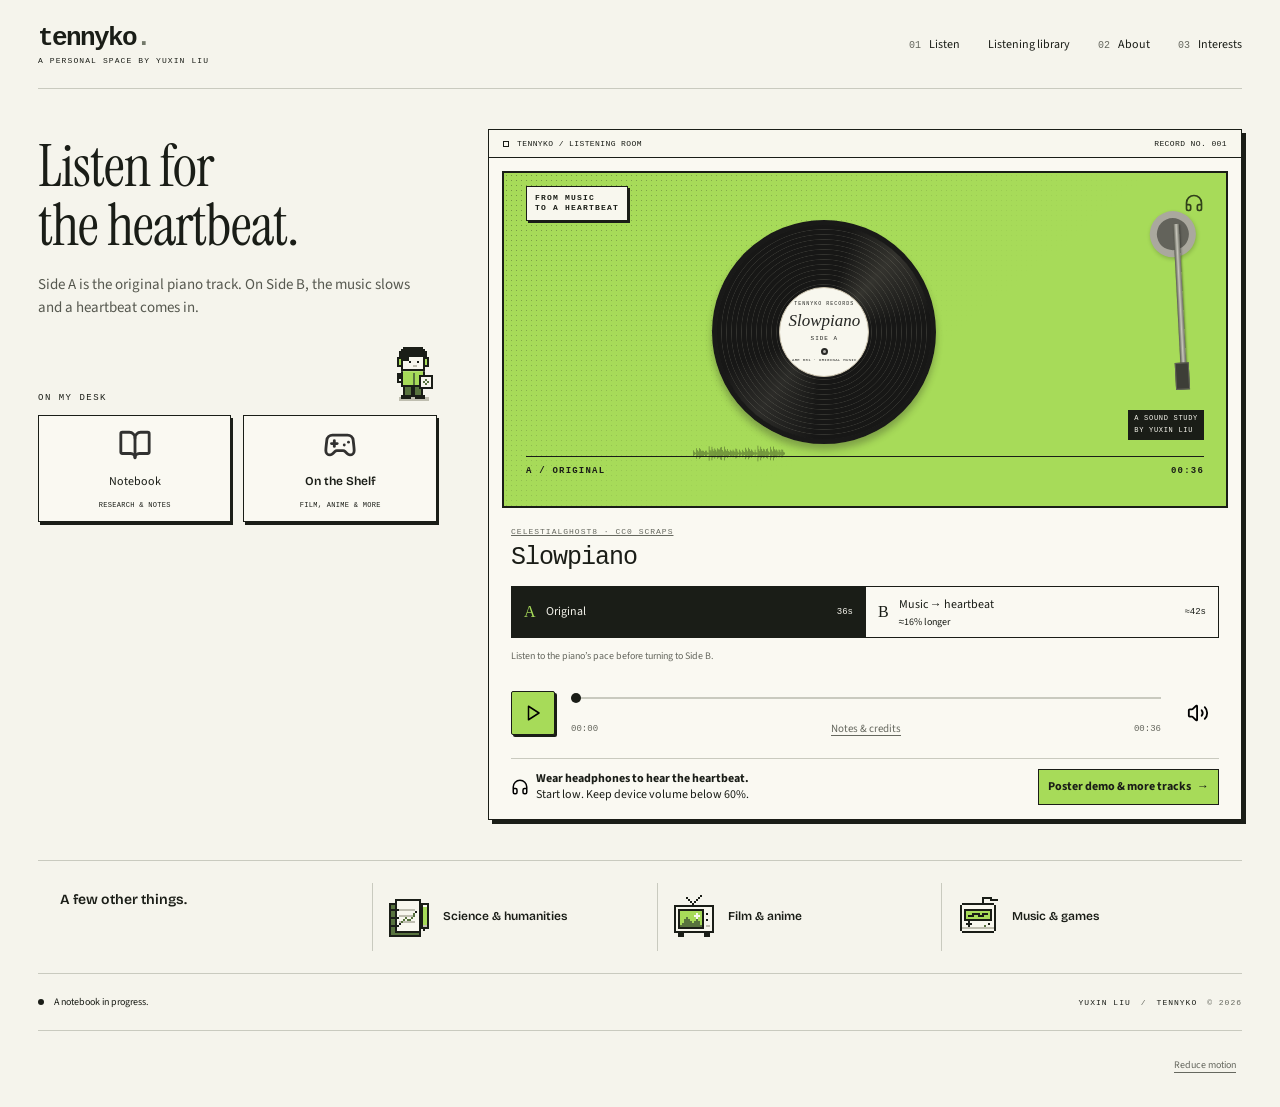
<file: index.html>
<!doctype html>
<html lang="en">
<head>
  <meta charset="utf-8">
  <meta name="viewport" content="width=device-width,initial-scale=1">
  <meta name="description" content="Yuxin's personal space for sound experiments, science, films and other interests.">
  <title>Tennyko — Sound & Other Things</title>
  <link rel="icon" href="data:,">
  <link rel="stylesheet" href="style.css?v=20261127-headphones">
  <script src="assets/vendor/anime.umd.min.js" defer></script>
  <script src="app.js?v=20261127-headphones" defer></script>
</head>
<body data-layout="studio">
<a class="skip" href="#listening">Skip to listening</a>
<div class="site-shell">
  <header class="site-header">
    <a class="wordmark" href="index.html" aria-label="Tennyko home">tennyko<span class="wordmark-dot">.</span><span class="wordmark-caption">A PERSONAL SPACE BY YUXIN LIU</span></a>
    <nav aria-label="Main navigation">
      <a href="#listening"><span class="nav-num">01</span> Listen</a>
      <a href="listening.html">Listening library</a>
      <button data-dialog="about"><span class="nav-num">02</span> About</button>
      <a href="shelf.html"><span class="nav-num">03</span> Interests</a>
    </nav>
    <span class="header-note">Notes from a curious mind.<span class="asterisk" aria-hidden="true">✳</span></span>
  </header>

  <main>
    <div class="main-composition">
      <section class="intro">
        <h1 class="studio-title">Listen for <span>the heartbeat.</span></h1>
        <div class="intro-bottom">
          <p>Side A is the original piano track. On Side B, the music slows and a heartbeat comes in.</p>
        </div>
      </section>

      <section class="listening-panel" id="listening" aria-labelledby="listening-title" tabindex="-1">
        <div class="studio-window-bar"><span><span class="window-dot"></span> TENNYKO / LISTENING ROOM</span><span>RECORD NO. 001</span></div>
        <div class="artwork" id="artwork" data-variant="original">
          <div class="art-top"><span>FROM MUSIC<br>TO A HEARTBEAT</span><img src="assets/icons/headphones.svg" alt="" width="28" height="28"></div>
          <div class="art-center">
            <button class="orbit" id="record-toggle" aria-label="Play original" title="Play or pause this record">
              <span class="record-spin" aria-hidden="true"><span class="record-label"><span class="record-imprint">TENNYKO RECORDS</span><strong>Slowpiano</strong><span class="record-side" id="record-side">SIDE A</span><span class="spindle"></span><span class="record-edition">ARE 001 · ORIGINAL MUSIC</span></span></span>
            </button>
            <div class="tonearm" aria-hidden="true"><span class="tonearm-rod"></span><span class="tonearm-head"></span></div>
            <span class="record-hint">A SOUND STUDY<br>BY YUXIN LIU</span>
            <div class="wave-wrap"><img id="waveform" src="assets/wave-original.svg" alt="Measured amplitude overview of Slowpiano, original version" width="480" height="120"></div>
          </div>
          <div class="art-bottom"><span id="art-version">A / ORIGINAL</span><span id="art-duration">00:36</span></div>
          <div class="art-side" aria-hidden="true">LISTEN CLOSELY — TAKE YOUR TIME</div>
        </div>
        <div class="player-content">
          <div class="track-heading"><div><p class="eyebrow"><a href="https://opengameart.org/content/cc0-scraps" style="text-decoration:underline">CELESTIALGHOST8 · CC0 SCRAPS</a></p><h2 id="listening-title">Slowpiano</h2></div></div>
          <div class="variant-picker" role="group" aria-label="Audio version">
            <button data-variant="original" aria-pressed="true"><span class="variant-letter">A</span><span>Original</span><span class="variant-length">36s</span></button>
            <button data-variant="morph" aria-pressed="false"><span class="variant-letter">B</span><span>Music → heartbeat <span class="variant-stretch">≈16% longer</span></span><span class="variant-length">≈42s</span></button>
          </div>
          <p class="track-note" id="track-note">Listen to the piano’s pace before turning to Side B.</p>
          <audio id="audio" preload="metadata" src="assets/audio/slowpiano-original.wav"></audio>
          <div class="transport">
            <button class="play-button" id="play-toggle" aria-label="Play original"><img id="play-icon" src="assets/icons/play.svg" alt="" width="22" height="22"></button>
            <div class="scrubber">
              <label class="sr-only" for="seek">Playback position</label>
              <input id="seek" type="range" value="0" min="0" max="36" step="0.1" aria-valuetext="0 of 36 seconds">
              <span id="play-status" class="sr-only" role="status">Ready when you are</span>
              <div class="time-row">
                <span id="current-time">00:00</span>
                <button type="button" data-dialog="credits">Notes &amp; credits</button>
                <span id="total-time">00:36</span>
              </div>
            </div>
            <button class="mute-button" id="mute-toggle" aria-label="Mute" aria-pressed="false"><img id="volume-icon" src="assets/icons/volume-2.svg" alt="" width="22" height="22"></button>
          </div>
          <p id="audio-error" class="audio-error" role="alert" hidden></p>
          <noscript><p>Enable JavaScript to switch versions, or play the files directly below.</p><audio controls src="assets/audio/slowpiano-original.wav"></audio><audio controls src="assets/audio/slowpiano-morph.wav"></audio></noscript>
          <div class="player-footer">
            <span class="volume-tip">
              <img src="assets/icons/headphones.svg" alt="" width="18" height="18">
              <span><strong>Wear headphones to hear the heartbeat.</strong><br>Start low. Keep device volume below 60%.</span>
            </span>
            <a href="listening.html">Poster demo &amp; more tracks <span aria-hidden="true">→</span></a>
          </div>
        </div>
      </section>

      <aside class="desk-side" aria-label="Objects on the desk">
        <div class="desk-label">
          ON MY DESK
          <button type="button" class="desk-mascot" aria-label="Make the desk mascot dance">
            <img class="mascot-body" src="assets/pixel/desk-mascot.png" alt="" width="48" height="60">
            <img class="mascot-head" src="assets/pixel/desk-mascot.png" alt="" width="48" height="60">
          </button>
        </div>
        <a class="desk-object notebook" href="notebook.html"><img src="assets/icons/book-open.svg" alt="" width="48" height="48"><span>Notebook</span><small>RESEARCH &amp; NOTES</small></a>
        <a class="desk-object curiosity" href="shelf.html"><img src="assets/icons/gamepad-2.svg" alt="" width="44" height="44"><span>On the Shelf</span><small>FILM, ANIME &amp; MORE</small></a>
      </aside>
    </div>

    <section class="interest-strip" aria-labelledby="interest-heading">
      <div class="interest-intro"><span class="eyebrow">ALSO ON MY MIND</span><h2 id="interest-heading">A few other things.</h2><p>Different interests. Sometimes connected.</p></div>
      <a href="shelf.html#science" class="interest-item"><img src="assets/pixel/field-notes.png" alt="" width="48" height="48"><span>Science &amp; humanities<small>QUESTIONS &amp; CONNECTIONS</small></span></a>
      <a href="shelf.html#film" class="interest-item"><img src="assets/pixel/night-screen.png" alt="" width="48" height="48"><span>Film &amp; anime<small>STORIES &amp; WORLDS</small></span></a>
      <a href="shelf.html#sound" class="interest-item"><img src="assets/pixel/pocket-sequencer.png" alt="" width="48" height="48"><span>Music &amp; games<small>SOUND &amp; PLAY</small></span></a>
    </section>
    <div class="colophon"><p><span class="tiny-dot"></span> A notebook in progress.</p><p>YUXIN LIU <span>/</span> TENNYKO <span>© 2026</span></p></div>
  </main>
  <footer class="prototype-footer"><button id="motion-toggle" class="motion-toggle" aria-pressed="false">Reduce motion</button></footer>
</div>

<dialog id="info-dialog" aria-labelledby="dialog-title">
  <div class="dialog-top"><span class="eyebrow" id="dialog-kicker">FIELD NOTES</span><button id="close-dialog" aria-label="Close"><img src="assets/icons/x.svg" alt="" width="22" height="22"></button></div>
  <h2 id="dialog-title"></h2><div id="dialog-content"></div><button class="dialog-done" id="dialog-done">Back to the studio <span aria-hidden="true">↗</span></button>
</dialog>
</body>
</html>
</file>
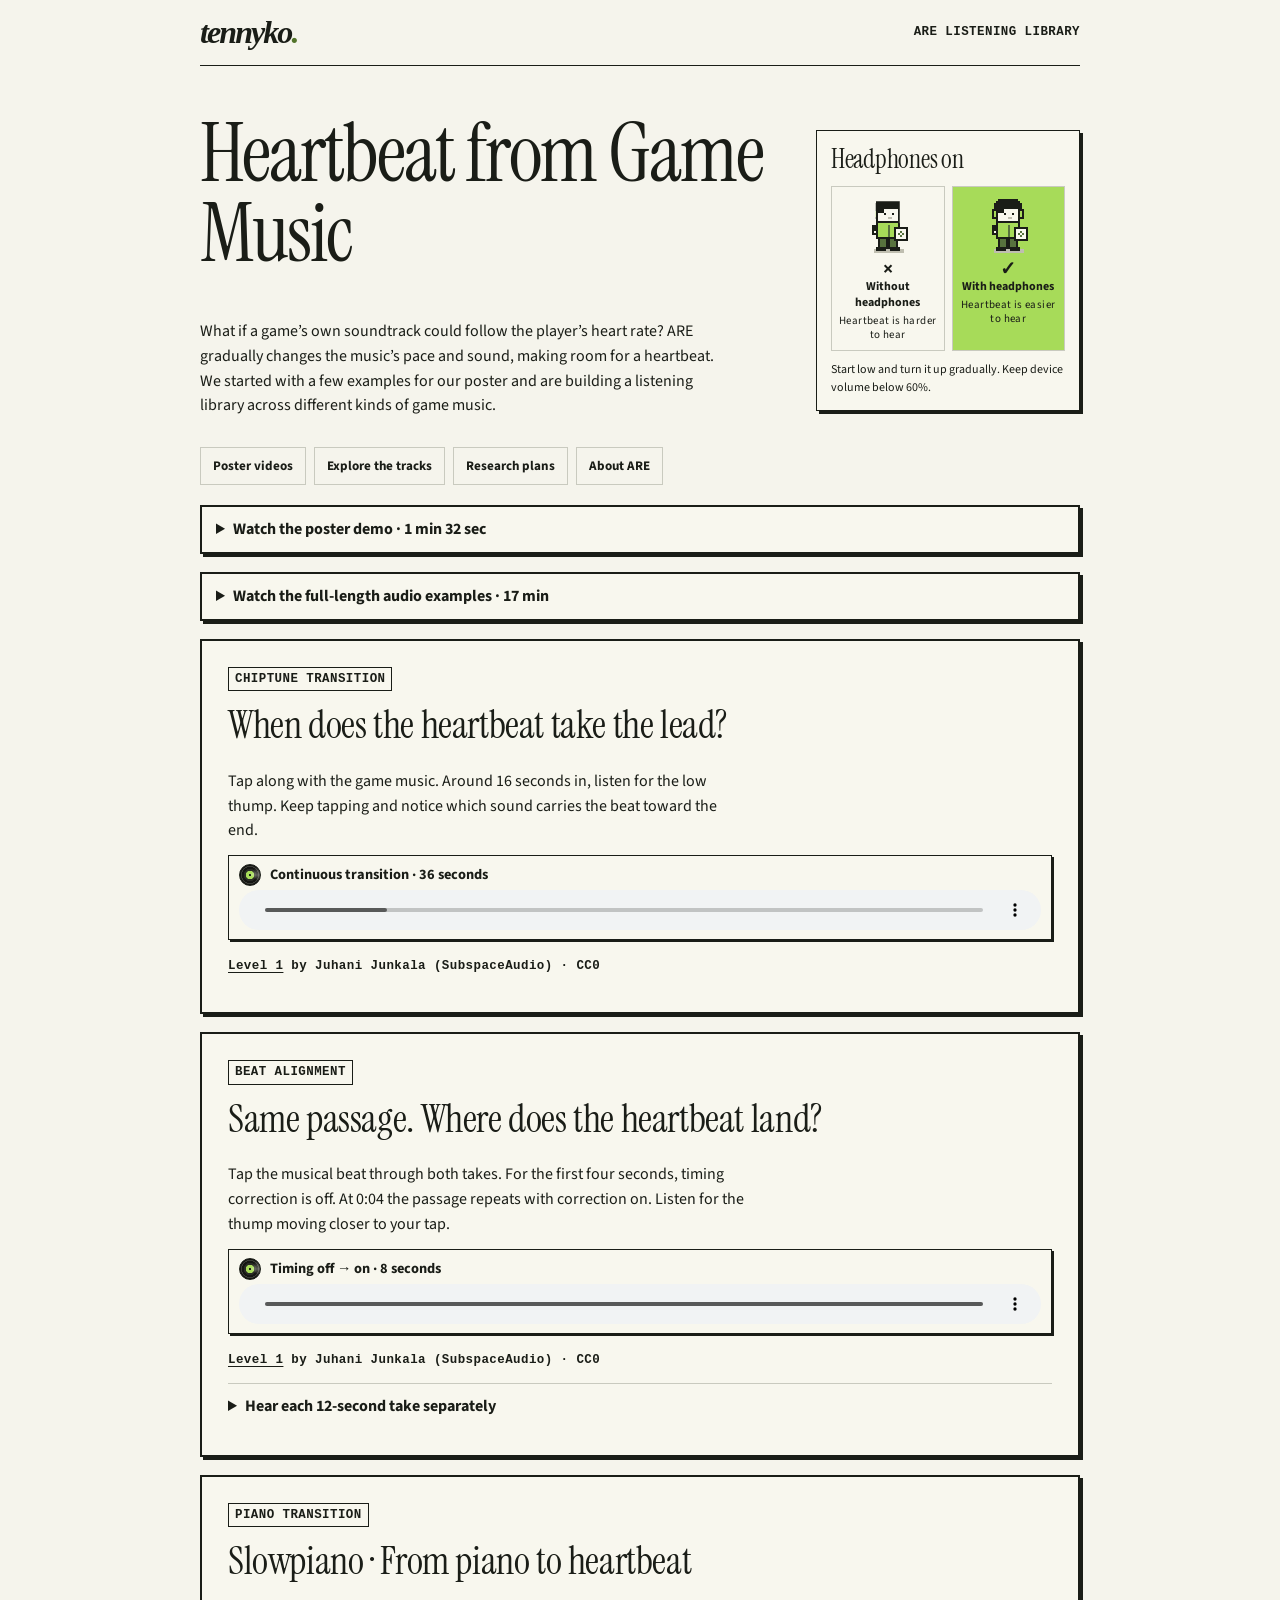
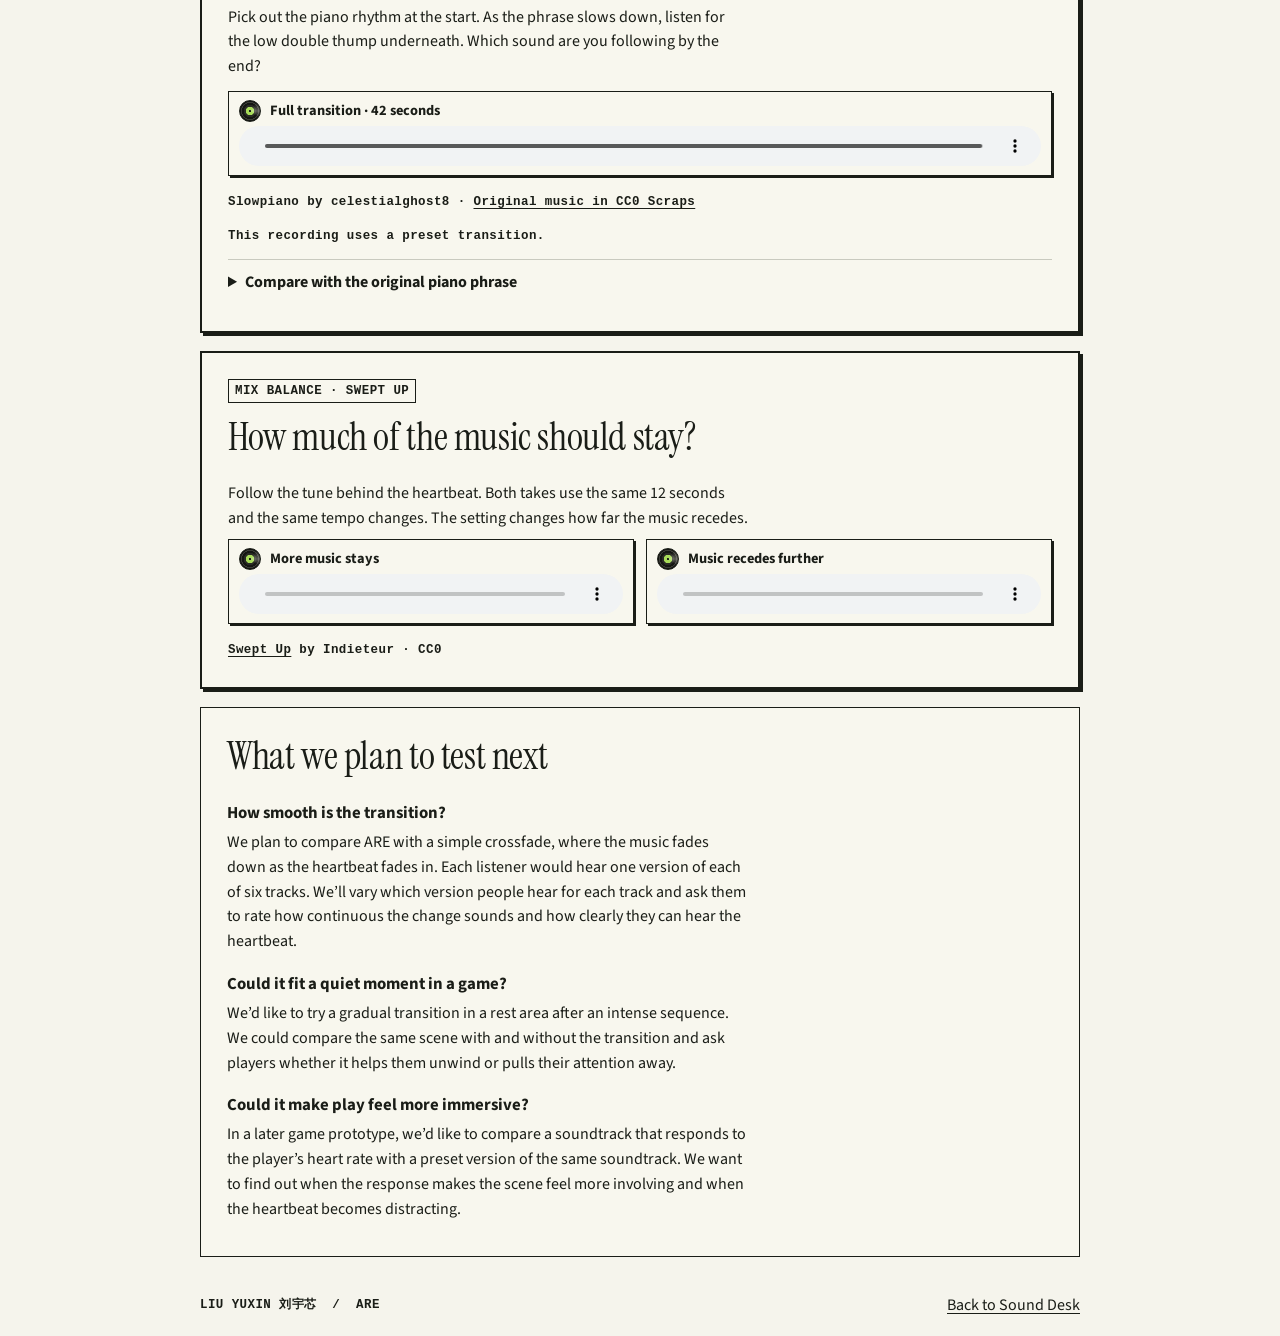
<file: listening.html>
<!doctype html>
<html lang="en">
<head>
<meta charset="utf-8">
<meta name="viewport" content="width=device-width,initial-scale=1">
<title>Heartbeat from Game Music · Tennyko</title>
<link rel="stylesheet" href="listening.css?v=20261127-headphones">
</head>
<body>
<header><a href="index.html" aria-label="Back to Sound Desk">tennyko<span>.</span></a><small>ARE LISTENING LIBRARY</small></header>
<main>
<div class="lead">
  <div><h1>Heartbeat from Game Music</h1>
  <p>What if a game’s own soundtrack could follow the player’s heart rate? ARE gradually changes the music’s pace and sound, making room for a heartbeat. We started with a few examples for our poster and are building a listening library across different kinds of game music.</p></div>
  <aside class="headphone-guide" aria-labelledby="headphone-heading">
    <h2 id="headphone-heading">Headphones on</h2>
    <div class="headphone-compare">
      <figure>
        <img class="mascot-without-headphones" src="assets/pixel/desk-mascot.png" alt="" width="48" height="60">
        <figcaption><span aria-hidden="true">×</span> Without headphones<small>Heartbeat is harder to hear</small></figcaption>
      </figure>
      <figure class="headphone-preferred">
        <img src="assets/pixel/desk-mascot.png" alt="" width="48" height="60">
        <figcaption><span aria-hidden="true">✓</span> With headphones<small>Heartbeat is easier to hear</small></figcaption>
      </figure>
    </div>
    <p>Start low and turn it up gradually. Keep device volume below 60%.</p>
  </aside>
</div>
<nav aria-label="Listening guide"><a href="#demo">Poster videos</a><a href="#start">Explore the tracks</a><a href="#notes">Research plans</a><a href="project.html">About ARE</a></nav>
<details class="watch listen-module" id="demo">
<summary>Watch the poster demo · 1 min 32 sec</summary>
<video controls playsinline preload="none" aria-label="Submitted poster demonstration" src="media/poster-demo.mp4"></video>
<small><a href="https://opengameart.org/content/5-chiptunes-action">Level 1</a> by Juhani Junkala (SubspaceAudio) · CC0</small>
</details>
<details class="watch listen-module" id="full-examples">
<summary>Watch the full-length audio examples · 17 min</summary>
<video controls playsinline preload="none" aria-label="Submitted full-length audio examples" src="media/audio-examples.mp4"></video>
<small><a href="https://opengameart.org/content/5-chiptunes-action">Level 1</a> by Juhani Junkala (SubspaceAudio) · CC0</small>
</details>
<section class="listen-module" aria-labelledby="start">
<small class="clip-topic">CHIPTUNE TRANSITION</small>
<h2 id="start">When does the heartbeat take the lead?</h2>
<p>Tap along with the game music. Around 16 seconds in, listen for the low thump. Keep tapping and notice which sound carries the beat toward the end.</p>
<div class="track"><span class="track-title" id="morph-title">Continuous transition · 36 seconds</span><audio id="morph" aria-labelledby="morph-title" controls preload="metadata" src="media/listening/poster-morph.mp3"></audio></div>
<p><small><a href="https://opengameart.org/content/5-chiptunes-action">Level 1</a> by Juhani Junkala (SubspaceAudio) · CC0</small></p>
</section>
<section class="listen-module" aria-labelledby="beat"><small class="clip-topic">BEAT ALIGNMENT</small>
<h2 id="beat">Same passage. Where does the heartbeat land?</h2>
<p>Tap the musical beat through both takes. For the first four seconds, timing correction is off. At 0:04 the passage repeats with correction on. Listen for the thump moving closer to your tap.</p>
<div class="track"><span class="track-title" id="timing-title">Timing off → on · 8 seconds</span><audio id="timing" aria-labelledby="timing-title" controls preload="metadata" src="media/listening/poster-off-on.mp3"></audio></div>
<p><small><a href="https://opengameart.org/content/5-chiptunes-action">Level 1</a> by Juhani Junkala (SubspaceAudio) · CC0</small></p>
<details><summary>Hear each 12-second take separately</summary>
<div class="pair">
<div class="track"><span class="track-title" id="off-title">Correction off</span><audio id="off" aria-labelledby="off-title" controls preload="none" src="media/listening/audio_beatlock_OFF_S13.wav"></audio></div>
<div class="track"><span class="track-title" id="on-title">Correction on</span><audio id="on" aria-labelledby="on-title" controls preload="none" src="media/listening/audio_beatlock_ON_S13.wav"></audio></div>
</div></details>
</section>
<section class="listen-module" aria-labelledby="library">
<small class="clip-topic">PIANO TRANSITION</small>
<h2 id="library">Slowpiano · From piano to heartbeat</h2>
<p>Pick out the piano rhythm at the start. As the phrase slows down, listen for the low double thump underneath. Which sound are you following by the end?</p>
<div class="track"><span class="track-title" id="piano-full-title">Full transition · 42 seconds</span><audio id="piano-full" aria-labelledby="piano-full-title" controls preload="metadata" src="media/listening/piano-morph.mp3"></audio></div>
<p><small>Slowpiano by celestialghost8 · <a href="https://opengameart.org/content/cc0-scraps">Original music in CC0 Scraps</a></small></p>
<small>This recording uses a preset transition.</small>
<details><summary>Compare with the original piano phrase</summary>
<div class="track"><span class="track-title" id="piano-title">Original piano phrase · 36 seconds</span><audio id="piano" aria-labelledby="piano-title" controls preload="none" src="media/listening/piano-original.mp3"></audio></div>
</details>
</section>
<section class="listen-module" aria-labelledby="mix"><small class="clip-topic">MIX BALANCE · SWEPT UP</small>
<h2 id="mix">How much of the music should stay?</h2>
<p>Follow the tune behind the heartbeat. Both takes use the same 12 seconds and the same tempo changes. The setting changes how far the music recedes.</p>
<div class="pair">
<div class="track"><span class="track-title" id="light-title">More music stays</span><audio id="light" aria-labelledby="light-title" controls preload="none" src="media/listening/swept-light.mp3"></audio></div>
<div class="track"><span class="track-title" id="strong-title">Music recedes further</span><audio id="strong" aria-labelledby="strong-title" controls preload="none" src="media/listening/swept-strong.mp3"></audio></div>
</div>
<small><a href="https://opengameart.org/content/swept-up">Swept Up</a> by Indieteur · CC0</small>
</section>
<section aria-labelledby="notes">
<h2 id="notes">What we plan to test next</h2>
<h3>How smooth is the transition?</h3>
<p>We plan to compare ARE with a simple crossfade, where the music fades down as the heartbeat fades in. Each listener would hear one version of each of six tracks. We’ll vary which version people hear for each track and ask them to rate how continuous the change sounds and how clearly they can hear the heartbeat.</p>
<h3>Could it fit a quiet moment in a game?</h3>
<p>We’d like to try a gradual transition in a rest area after an intense sequence. We could compare the same scene with and without the transition and ask players whether it helps them unwind or pulls their attention away.</p>
<h3>Could it make play feel more immersive?</h3>
<p>In a later game prototype, we’d like to compare a soundtrack that responds to the player’s heart rate with a preset version of the same soundtrack. We want to find out when the response makes the scene feel more involving and when the heartbeat becomes distracting.</p>
</section>
</main><footer><small>LIU YUXIN 刘宇芯 &nbsp;/&nbsp; ARE</small><a href="index.html">Back to Sound Desk</a></footer>
<script>
const players = document.querySelectorAll('audio, video');
for (const player of players) {
  player.volume = 0.5;
  player.addEventListener('play', () => {
    if (player.paused) return;
    for (const other of players) {
      if (other === player) continue;
      other.pause();
      other.removeAttribute('data-playing');
    }
    player.setAttribute('data-playing', '');
  });
  for (const event of ['pause', 'ended', 'error']) {
    player.addEventListener(event, () => {
      if (event !== 'pause' || player.paused) player.removeAttribute('data-playing');
    });
  }
  player.closest('details')?.addEventListener('toggle', (event) => {
    if (!event.currentTarget.open) player.pause();
  });
  player.addEventListener('error', () => {
    const message = document.createElement('p');
    message.setAttribute('role','status');
    const link = document.createElement('a');
    link.href = player.src;
    link.textContent = 'Open the media file directly';
    message.append('Playback unavailable. ',link);
    player.after(message);
  }, {once:true});
}
</script>
</body></html>
</file>
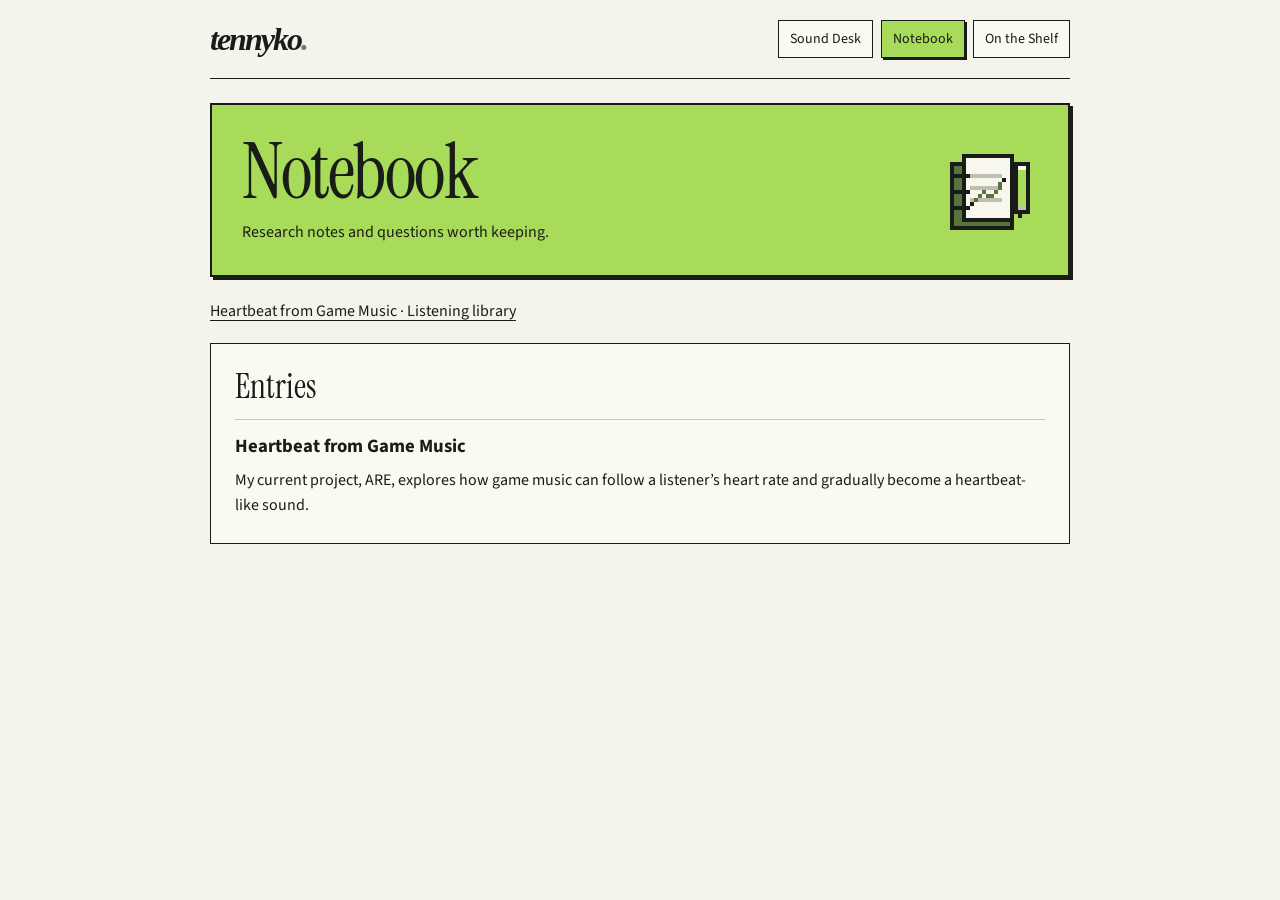
<file: notebook.html>
<!doctype html>
<html lang="en">
<head>
  <meta charset="utf-8">
  <meta name="viewport" content="width=device-width,initial-scale=1">
  <title>Notebook · Tennyko</title>
  <link rel="stylesheet" href="style.css">
  <link rel="stylesheet" href="desk-pages.css">
  <script src="desk-content.js" defer></script>
  <script src="desk-pages.js" defer></script>
</head>
<body class="desk-page">
  <header class="desk-header">
    <a class="wordmark" href="index.html" aria-label="Tennyko home">tennyko<span class="wordmark-dot">.</span></a>
    <nav aria-label="On my desk">
      <a href="index.html">Sound Desk</a>
      <a href="notebook.html" aria-current="page">Notebook</a>
      <a href="shelf.html">On the Shelf</a>
    </nav>
  </header>
  <main>
    <div class="desk-page-title">
      <div><h1>Notebook</h1><p>Research notes and questions worth keeping.</p></div>
      <img src="assets/pixel/field-notes.png" width="96" height="96" alt="">
    </div>
    <p class="desk-project-link"><a href="listening.html">Heartbeat from Game Music · Listening library</a></p>
    <section class="desk-section" aria-labelledby="entry-heading">
      <h2 id="entry-heading">Entries</h2>
      <div data-entries="notebook"><p class="desk-empty">No entries yet.</p></div>
    </section>
  </main>
</body>
</html>
</file>
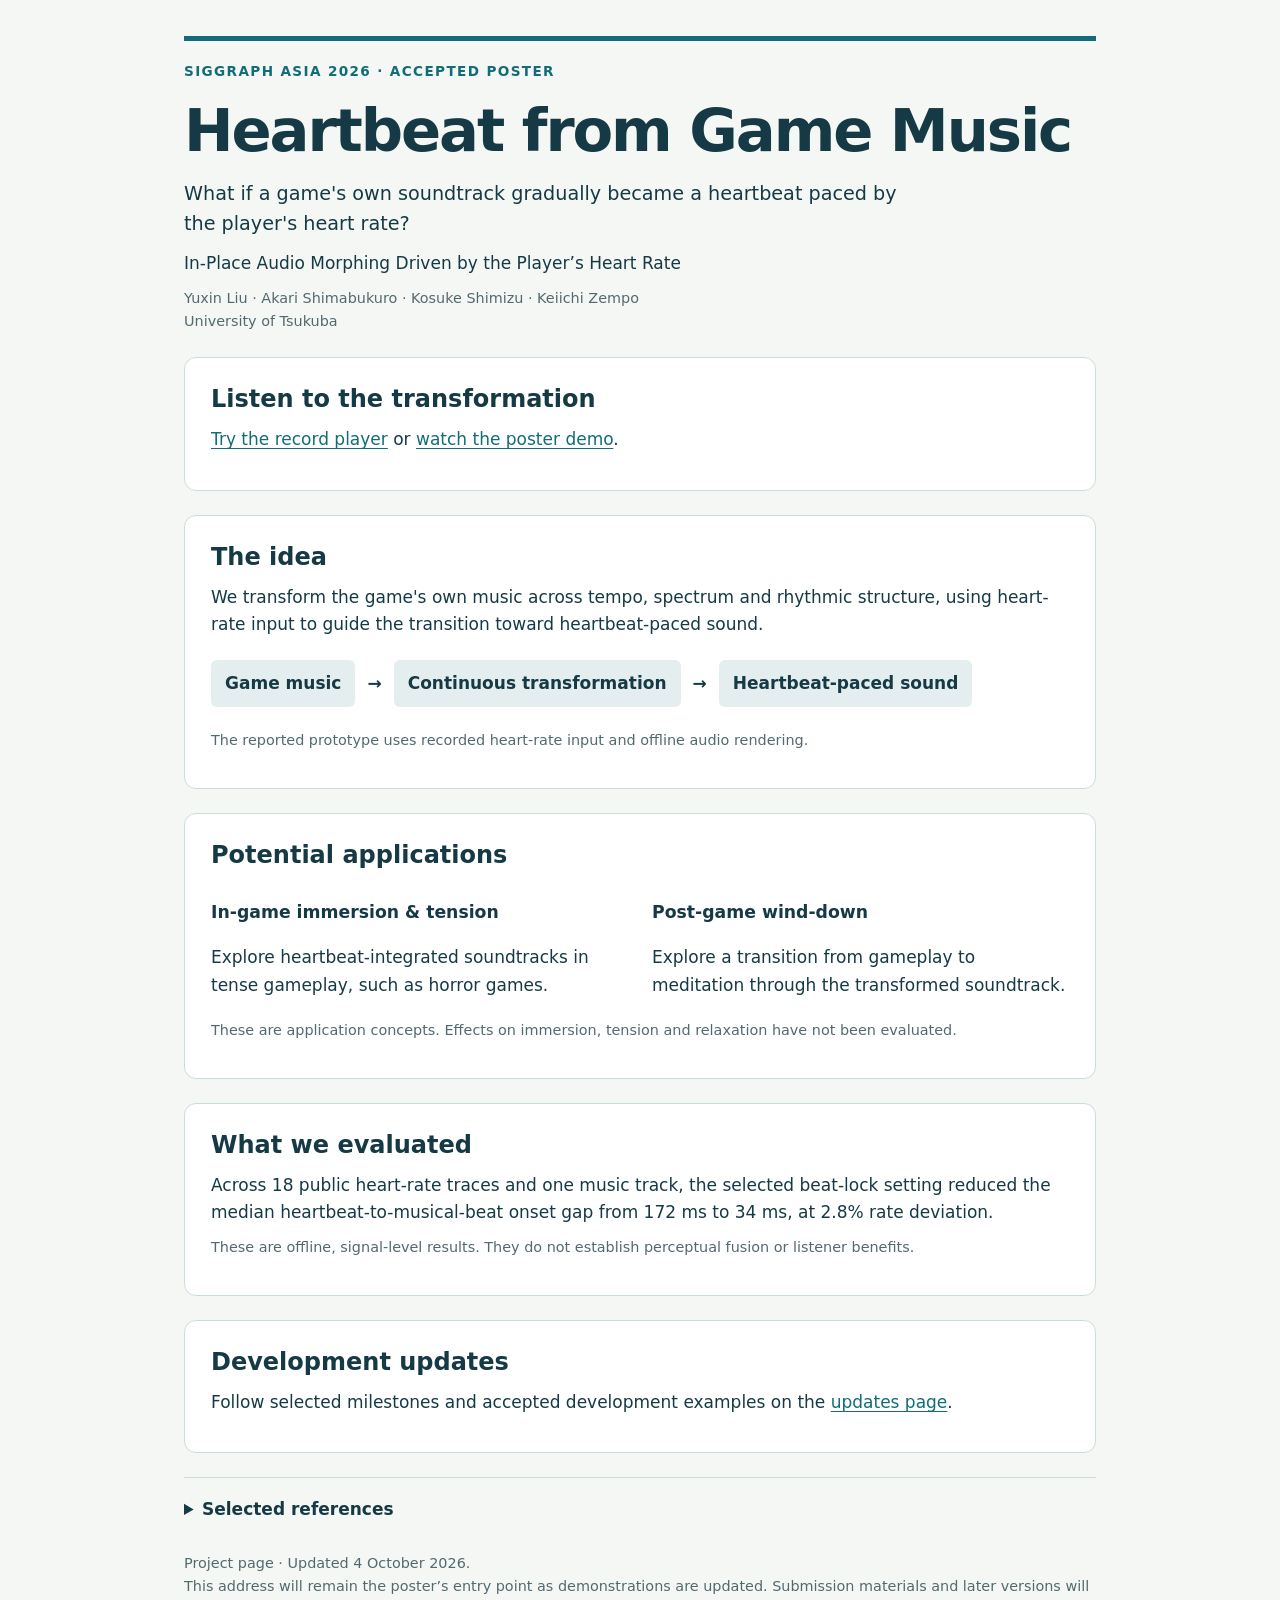
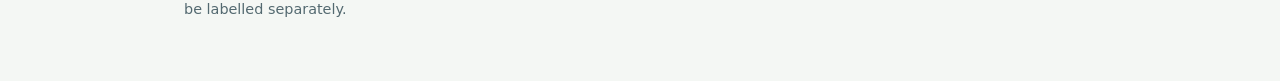
<file: project.html>
<!doctype html>
<html lang="en">
<meta charset="utf-8">
<meta name="viewport" content="width=device-width, initial-scale=1">
<meta name="description" content="Heartbeat from Game Music: a research prototype transforming a game's own soundtrack into heartbeat-paced sound.">
<title>Heartbeat from Game Music</title>
<style>
:root{color-scheme:light;--ink:#163a45;--teal:#126d79;--muted:#536970;--line:#cbdcdd}*{box-sizing:border-box}body{margin:0;background:#f4f7f4;color:var(--ink);font:17px/1.6 system-ui,sans-serif}main{max-width:960px;margin:auto;padding:36px 24px 60px}header{border-top:5px solid var(--teal);padding-top:20px}h1{font-size:clamp(2.2rem,6vw,3.7rem);line-height:1.08;letter-spacing:-.035em;margin:16px 0}h2{font-size:1.5rem;line-height:1.25;margin:0 0 12px}h3{font-size:1.08rem}p{margin:10px 0}.eyebrow{font-size:.85rem;letter-spacing:.1em;text-transform:uppercase;color:var(--teal);font-weight:700}.meta,footer{color:var(--muted);font-size:.9rem}.lead{font-size:1.2rem;max-width:750px}.card{background:white;border:1px solid var(--line);border-radius:12px;padding:26px;margin-top:24px}.flow{display:flex;gap:12px;flex-wrap:wrap;align-items:center;font-weight:650;margin:22px 0}.flow span{padding:10px 14px;background:#e5eeee;border-radius:6px}.grid{display:grid;grid-template-columns:1fr 1fr;gap:24px}a{color:var(--teal);text-underline-offset:3px}a:focus-visible,summary:focus-visible{outline:3px solid #c65d3c;outline-offset:4px}details{margin-top:24px;border-top:1px solid var(--line);padding-top:18px}summary{cursor:pointer;font-weight:650}li{margin:8px 0}footer{margin-top:28px}video{width:100%;background:#10232e;border-radius:6px}.status{border-left:3px solid var(--teal);padding:8px 16px;background:#f1f6f6}@media(max-width:620px){main{padding:24px 16px 40px}.card{padding:20px}.grid{grid-template-columns:1fr;gap:8px}}
</style>
<main>
<header><div class="eyebrow">SIGGRAPH Asia 2026 · Accepted poster</div><h1>Heartbeat from Game Music</h1><p class="lead">What if a game's own soundtrack gradually became a heartbeat paced by the player's heart rate?</p><p>In-Place Audio Morphing Driven by the Player’s Heart Rate</p><p class="meta">Yuxin Liu · Akari Shimabukuro · Kosuke Shimizu · Keiichi Zempo<br>University of Tsukuba</p></header>
<section class="card" aria-labelledby="demo-title"><h2 id="demo-title">Listen to the transformation</h2>
<!-- DEMO START -->
<p><a href="index.html#listening">Try the record player</a> or <a href="listening.html#demo">watch the poster demo</a>.</p>
<!-- DEMO END -->
</section>
<section class="card"><h2>The idea</h2><p>We transform the game's own music across tempo, spectrum and rhythmic structure, using heart-rate input to guide the transition toward heartbeat-paced sound.</p><div class="flow" aria-label="Game music transforms continuously into heartbeat-paced sound"><span>Game music</span>→<span>Continuous transformation</span>→<span>Heartbeat-paced sound</span></div><p class="meta">The reported prototype uses recorded heart-rate input and offline audio rendering.</p></section>
<section class="card"><h2>Potential applications</h2><div class="grid"><div><h3>In-game immersion &amp; tension</h3><p>Explore heartbeat-integrated soundtracks in tense gameplay, such as horror games.</p></div><div><h3>Post-game wind-down</h3><p>Explore a transition from gameplay to meditation through the transformed soundtrack.</p></div></div><p class="meta">These are application concepts. Effects on immersion, tension and relaxation have not been evaluated.</p></section>
<section class="card"><h2>What we evaluated</h2><p>Across 18 public heart-rate traces and one music track, the selected beat-lock setting reduced the median heartbeat-to-musical-beat onset gap from 172 ms to 34 ms, at 2.8% rate deviation.</p><p class="meta">These are offline, signal-level results. They do not establish perceptual fusion or listener benefits.</p></section>
<!-- UPDATES LINK --><section class="card"><h2>Development updates</h2><p>Follow selected milestones and accepted development examples on the <a href="updates.html">updates page</a>.</p></section>
<details><summary>Selected references</summary><ol>
<li>Shimabukuro, Ezaki &amp; Zempo (2025). Meditation Support System Utilizing Pseudo-Heartbeat Auditory Feedback to Enhance Cardiac Interoceptive Awareness. AHs ’25. <a href="https://doi.org/10.1145/3745900.3746096">DOI</a></li>
<li>Schmidt et al. (2018). WESAD: A Multimodal Dataset for Wearable Stress and Affect Detection. ICMI.</li>
<li>Healey &amp; Picard (2005). Detecting Stress During Real-World Driving Tasks. Driving-stress recordings (drivedb).</li>
<li>Drake &amp; Botte (1993). Tempo Sensitivity in Auditory Sequences: Evidence for a Multiple-Look Model. Perception &amp; Psychophysics 54, 277–286.</li>
<li>Danielsen et al. (2026). All About That Bass Drum? Asynchrony Effects on the Perceived Timing of Compound Musical Sounds. Annals of the New York Academy of Sciences. <a href="https://doi.org/10.1111/nyas.70306">DOI</a></li>
</ol></details>
<footer>Project page · Updated 4 October 2026.<br>This address will remain the poster’s entry point as demonstrations are updated. Submission materials and later versions will be labelled separately.</footer>
</main>
</html>
</file>
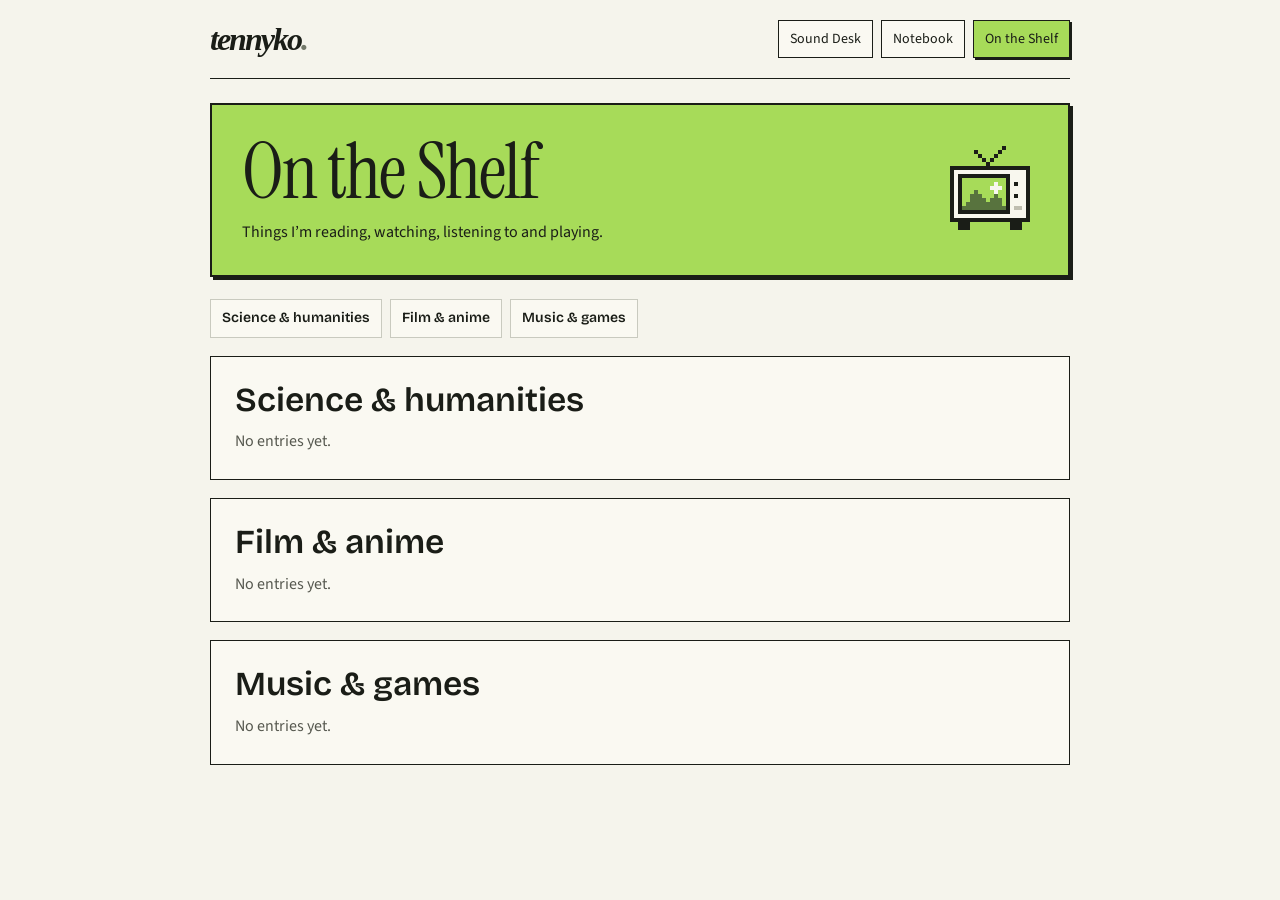
<file: shelf.html>
<!doctype html>
<html lang="en">
<head>
  <meta charset="utf-8">
  <meta name="viewport" content="width=device-width,initial-scale=1">
  <title>On the Shelf · Tennyko</title>
  <link rel="stylesheet" href="style.css">
  <link rel="stylesheet" href="desk-pages.css">
  <script src="desk-content.js" defer></script>
  <script src="desk-pages.js" defer></script>
</head>
<body class="desk-page shelf-page">
  <header class="desk-header">
    <a class="wordmark" href="index.html" aria-label="Tennyko home">tennyko<span class="wordmark-dot">.</span></a>
    <nav aria-label="On my desk">
      <a href="index.html">Sound Desk</a>
      <a href="notebook.html">Notebook</a>
      <a href="shelf.html" aria-current="page">On the Shelf</a>
    </nav>
  </header>
  <main>
    <div class="desk-page-title">
      <div><h1>On the Shelf</h1><p>Things I’m reading, watching, listening to and playing.</p></div>
      <img src="assets/pixel/night-screen.png" width="96" height="96" alt="">
    </div>
    <nav class="shelf-index" aria-label="Shelf sections">
      <a href="#science">Science &amp; humanities</a>
      <a href="#film">Film &amp; anime</a>
      <a href="#sound">Music &amp; games</a>
    </nav>
    <section class="desk-section" id="science" aria-labelledby="science-heading">
      <h2 id="science-heading">Science &amp; humanities</h2>
      <div data-entries="science"><p class="desk-empty">No entries yet.</p></div>
    </section>
    <section class="desk-section" id="film" aria-labelledby="film-heading">
      <h2 id="film-heading">Film &amp; anime</h2>
      <div data-entries="film"><p class="desk-empty">No entries yet.</p></div>
    </section>
    <section class="desk-section" id="sound" aria-labelledby="sound-heading">
      <h2 id="sound-heading">Music &amp; games</h2>
      <div data-entries="sound"><p class="desk-empty">No entries yet.</p></div>
    </section>
  </main>
</body>
</html>
</file>
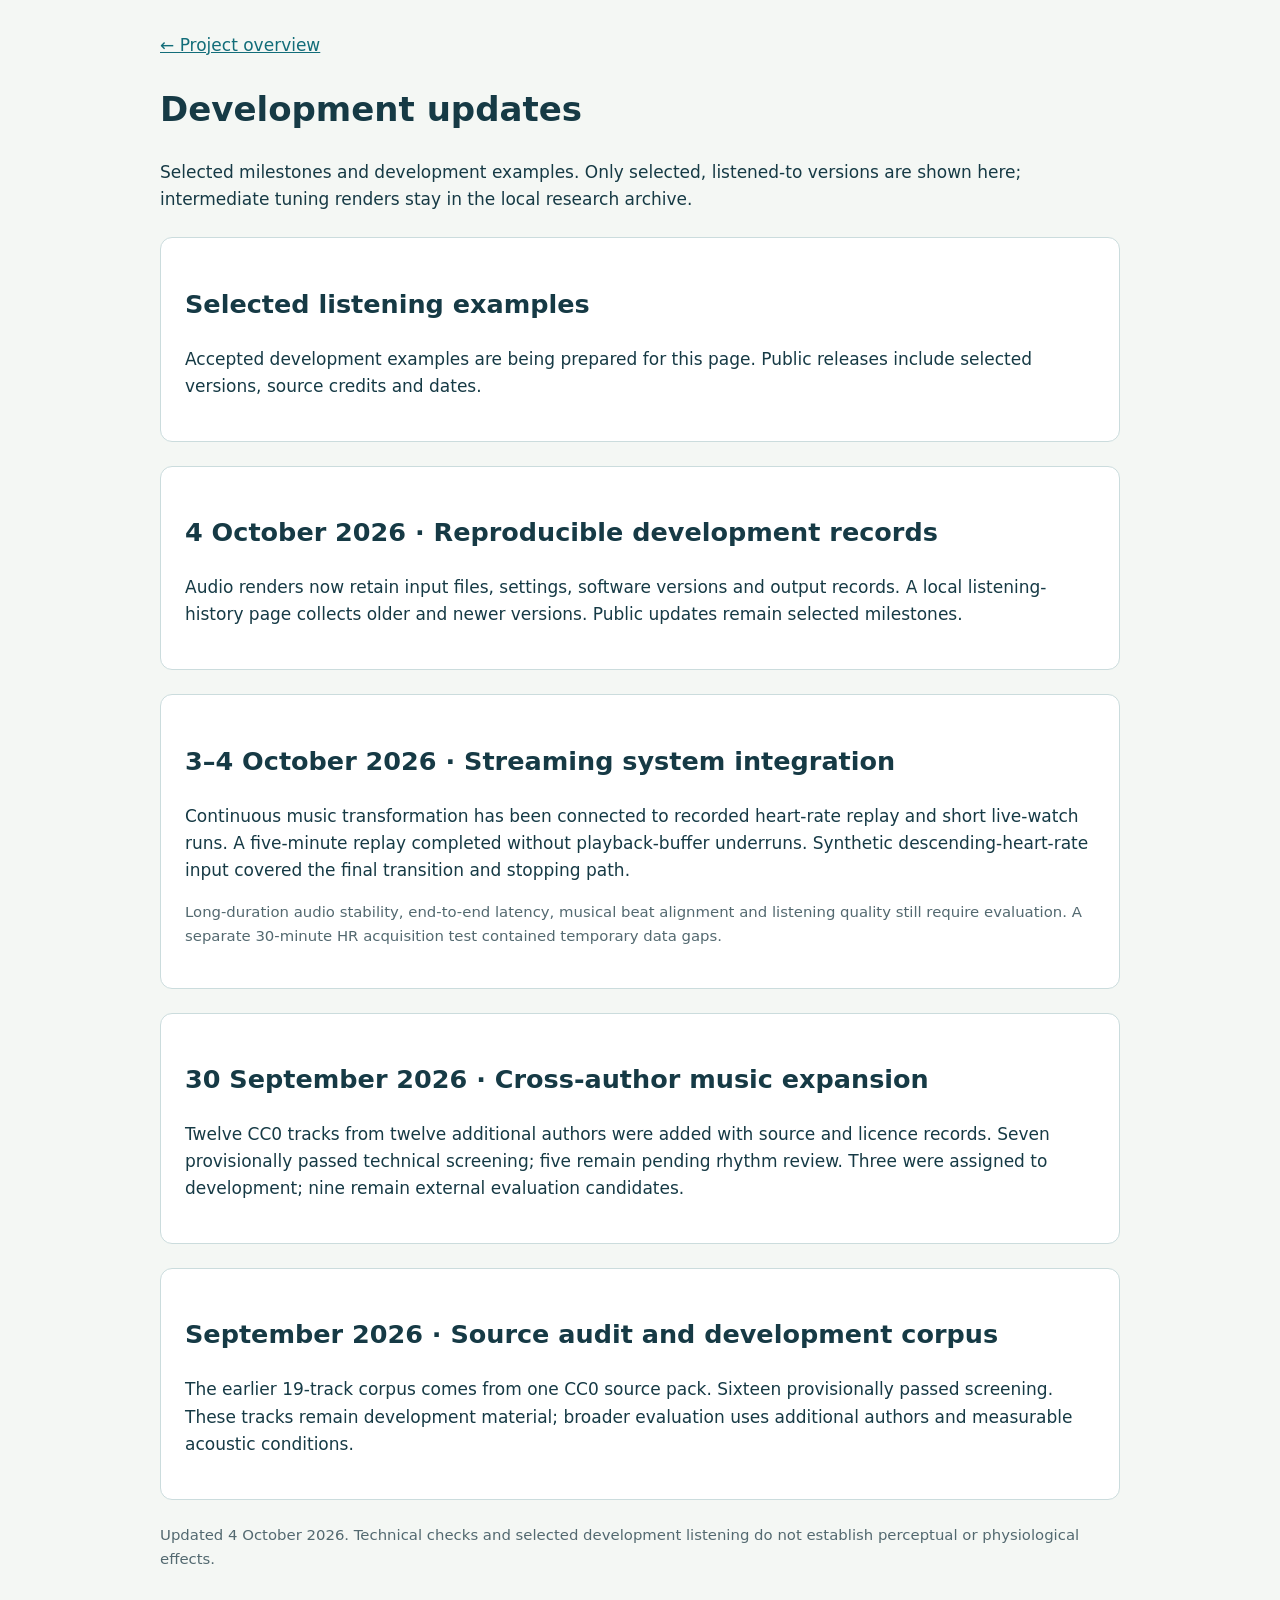
<file: updates.html>
<!doctype html><html lang="en"><meta charset="utf-8"><meta name="viewport" content="width=device-width"><title>Heartbeat from Game Music · Development updates</title><style>body{font:17px/1.6 system-ui;max-width:960px;margin:32px auto;padding:0 20px;color:#163a45;background:#f4f7f4}article,section{background:white;border:1px solid #cbdcdd;border-radius:12px;padding:24px;margin:24px 0}a{color:#126d79}audio{width:100%}.meta{color:#536970;font-size:.93rem}</style><p><a href="index.html">← Project overview</a></p><h1>Development updates</h1><p>Selected milestones and development examples. Only selected, listened-to versions are shown here; intermediate tuning renders stay in the local research archive.</p>
<section><h2>Selected listening examples</h2><p>Accepted development examples are being prepared for this page. Public releases include selected versions, source credits and dates.</p></section>
<article><h2>4 October 2026 · Reproducible development records</h2><p>Audio renders now retain input files, settings, software versions and output records. A local listening-history page collects older and newer versions. Public updates remain selected milestones.</p></article>
<article><h2>3–4 October 2026 · Streaming system integration</h2><p>Continuous music transformation has been connected to recorded heart-rate replay and short live-watch runs. A five-minute replay completed without playback-buffer underruns. Synthetic descending-heart-rate input covered the final transition and stopping path.</p><p class="meta">Long-duration audio stability, end-to-end latency, musical beat alignment and listening quality still require evaluation. A separate 30-minute HR acquisition test contained temporary data gaps.</p></article>
<article><h2>30 September 2026 · Cross-author music expansion</h2><p>Twelve CC0 tracks from twelve additional authors were added with source and licence records. Seven provisionally passed technical screening; five remain pending rhythm review. Three were assigned to development; nine remain external evaluation candidates.</p></article>
<article><h2>September 2026 · Source audit and development corpus</h2><p>The earlier 19-track corpus comes from one CC0 source pack. Sixteen provisionally passed screening. These tracks remain development material; broader evaluation uses additional authors and measurable acoustic conditions.</p></article>
<p class="meta">Updated 4 October 2026. Technical checks and selected development listening do not establish perceptual or physiological effects.</p><script>document.querySelectorAll('audio').forEach(a=>a.addEventListener('play',()=>document.querySelectorAll('audio').forEach(b=>{if(a!==b)b.pause()})))</script></html>
</file>
<file: style.css>
@charset "UTF-8";
@import url("assets/fonts/type.css");
:root{--paper:#f5f4ef;--ink:#242521;--muted:#66685f;--line:#cdcec5;--accent:#d7e0c8;--mono:Consolas,"Courier New",monospace;--sans:Arial,"Microsoft YaHei",sans-serif;--serif:Georgia,"Times New Roman",serif}
*{box-sizing:border-box}html{scroll-behavior:smooth;scroll-padding-top:80px}body{margin:0;background:var(--paper);color:var(--ink);font:14px/1.6 var(--sans)}button,input{font:inherit}button,a,input{-webkit-tap-highlight-color:transparent}button{cursor:pointer;color:inherit}a{color:inherit;text-decoration:none}button{border:0;background:none}button:disabled{cursor:wait}button:focus-visible,a:focus-visible,input:focus-visible{outline:3px solid #697745;outline-offset:5px}a,button{touch-action:manipulation}img{display:block}button img{pointer-events:none}[hidden]{display:none!important}.sr-only{position:absolute;width:1px;height:1px;overflow:hidden;clip:rect(0,0,0,0)}.skip{position:fixed;top:-90px;left:12px;padding:12px 20px;background:var(--ink);color:white;z-index:20}.skip:focus{top:8px}.tiny-dot{display:inline-block;width:6px;height:6px;border-radius:50%;background:currentColor}.motion-toggle{font:11px var(--sans);min-height:36px;text-decoration:underline;text-underline-offset:4px}.motion-toggle[aria-pressed=true]{font-weight:bold}
.site-shell{max-width:1480px;margin:auto;padding:0 52px}.site-header{display:flex;align-items:center;gap:40px;border-bottom:1px solid var(--ink);min-height:106px}.wordmark{font:italic bold 38px/.9 var(--serif);letter-spacing:-2px}.wordmark-dot{color:#73796a}.wordmark-caption{display:block;font:8px var(--mono);letter-spacing:1px;margin-top:13px}.site-header nav{display:flex;gap:28px;margin-left:auto}.site-header nav a,.site-header nav button{font:12px var(--sans);padding:12px 0;position:relative}.nav-num{font:10px var(--mono);color:var(--muted);padding-right:6px}.site-header nav a::after,.site-header nav button::after{content:"";position:absolute;height:1px;bottom:6px;left:0;right:100%;background:var(--ink);transition:right .2s}.site-header nav a:hover::after,.site-header nav button:hover::after{right:0}.header-note{font-size:11px;margin-left:20px;display:flex;gap:24px;align-items:center}.asterisk{font-size:40px;line-height:1}
.main-composition{display:grid;grid-template-columns:minmax(0,1fr) minmax(420px,1fr);gap:70px;padding:50px 0 52px;align-items:center}.eyebrow{font:10px/1.5 var(--mono);letter-spacing:1.6px;margin:0}.intro>.eyebrow{display:flex;gap:12px;align-items:center;margin-bottom:30px;font-size:9px}.intro-bottom{max-width:410px}.intro-bottom p{font-size:13px;line-height:2.1;margin:0 0 20px;color:#56584f}.text-link{display:inline-flex;align-items:center;gap:40px;border-bottom:1px solid var(--ink);padding:9px 0;font-size:13px;font-weight:bold}.text-link img{transition:transform .25s}.text-link:hover img{transform:translate(4px,-4px)}
.listening-panel{min-width:0;scroll-margin-top:20px}.artwork{background:#252722;color:#f0f0e8;position:relative;overflow:hidden;height:253px;padding:22px 25px;isolation:isolate}.artwork::before{content:"";position:absolute;inset:0;background-image:radial-gradient(#9ca38b55 .65px,transparent .65px);background-size:5px 5px;opacity:.4;z-index:-1}.artwork::after{content:"";position:absolute;width:245px;height:245px;border:1px solid #646959;border-radius:50%;right:-85px;top:-125px;pointer-events:none}.art-top,.art-bottom{display:flex;justify-content:space-between;align-items:center;font:9px/1.3 var(--mono);letter-spacing:1.2px}.art-top img{filter:invert(1);opacity:.7}.art-center{height:151px;position:relative}.wave-wrap{position:absolute;left:17%;right:0;bottom:16px;mix-blend-mode:screen}.wave-wrap img{width:100%;height:100px;object-fit:fill}.art-side{position:absolute;right:8px;top:65px;writing-mode:vertical-rl;font:7px var(--mono);letter-spacing:2px;color:#a7ac9c}.art-bottom{border-top:1px solid #62675a;padding-top:9px;position:relative}.artwork[data-variant=morph]{background:#383e33}.orbit{display:none}.studio-window-bar{display:none}
.player-content{padding-top:20px}.track-heading{display:flex;align-items:center;justify-content:space-between;gap:12px;margin-bottom:18px}.track-heading .eyebrow{font-size:8px;letter-spacing:1px;color:var(--muted)}.track-heading h2{font:30px/1.3 var(--serif);letter-spacing:-1px;margin:5px 0 0}.variant-picker{display:grid;grid-template-columns:1fr 1fr;border:1px solid var(--ink);gap:0}.variant-picker button{display:flex;align-items:center;gap:10px;min-height:51px;text-align:left;padding:8px 12px;font-size:12px}.variant-picker button+button{border-left:1px solid var(--ink)}.variant-picker button[aria-pressed=true]{background:var(--ink);color:var(--paper)}.variant-picker button:hover:not([aria-pressed=true]){background:#e2e4d9}.variant-letter{font:16px var(--serif)}.variant-picker small{display:block;font:8px var(--mono);opacity:.65;margin-top:2px}.variant-length{font:9px var(--mono);margin-left:auto}.track-note{font-size:11px;color:var(--muted);min-height:36px;margin:12px 0 4px;line-height:1.7}.transport{display:flex;align-items:center;gap:16px}.play-button{display:grid;place-items:center;min-width:44px;height:44px;border:1px solid var(--ink);border-radius:50%;transition:background .2s,transform .2s}.play-button:hover{background:var(--accent);transform:scale(1.04)}.play-button img{width:18px}.scrubber{flex:1;min-width:0}input[type=range]{width:100%;height:24px;margin:0;cursor:pointer;appearance:none;background:transparent}input[type=range]::-webkit-slider-runnable-track{height:2px;background:var(--line)}input[type=range]::-webkit-slider-thumb{appearance:none;height:10px;width:10px;background:var(--ink);border-radius:50%;margin-top:-4px}input[type=range]::-moz-range-track{height:2px;background:var(--line)}input[type=range]::-moz-range-thumb{height:10px;width:10px;background:var(--ink);border:0}.time-row{display:flex;justify-content:space-between;font:9px var(--mono);color:var(--muted)}#play-status{font:10px var(--sans)}.mute-button{padding:10px;min-width:42px}.mute-button[aria-pressed=true]{opacity:.5}.player-footer{display:flex;justify-content:space-between;align-items:center;gap:8px;margin-top:18px;border-top:1px solid var(--line);padding-top:10px;font-size:9px;color:var(--muted)}.player-footer>span{display:flex;gap:7px;align-items:center}.player-footer button{font-size:9px;padding:5px 0}.audio-error{font-size:12px;color:#9d3023;padding:8px;border:1px solid currentColor}.desk-side{display:none}
.interest-strip{display:grid;grid-template-columns:1.1fr 1fr 1fr 1fr;border-top:1px solid var(--ink);border-bottom:1px solid var(--ink);padding:24px 0;gap:0}.interest-intro{padding-right:15px}.interest-intro .eyebrow{font-size:8px;color:var(--muted)}.interest-intro h2{font-size:16px;font-weight:400;margin:6px 0 3px}.interest-intro p{font-size:10px;color:var(--muted);margin:0}.interest-item{
  display:flex;align-items:center;gap:10px;min-width:0;min-height:68px;
  border-left:1px solid var(--line);padding:8px 16px;text-align:left;
  transition:background .2s;
}.interest-item>img{
  flex:none;width:48px;height:48px;image-rendering:pixelated;
  transition:transform .24s cubic-bezier(.2,.8,.3,1.3);
}.interest-item>span{font-size:12px}.interest-item small{display:block;font:7px/1.8 var(--mono);color:var(--muted);margin-top:6px;letter-spacing:.5px}.interest-item:hover,.interest-item:focus-visible{background:var(--ink-green,#a7db59)}.interest-item:hover>img,.interest-item:focus-visible>img{transform:translateY(-4px) rotate(-7deg)}
.interest-item:active{background:var(--ink-green,#a7db59)}.colophon{display:flex;justify-content:space-between;gap:20px;padding:13px 0;font-size:10px}.colophon p{display:flex;gap:10px;align-items:center;margin:0}.colophon p:last-child{font:8px var(--mono);letter-spacing:1px}.colophon p:last-child span{color:var(--muted)}.prototype-footer{font-size:9px;color:var(--muted);border-top:1px solid var(--line);padding:16px 0 24px;display:flex;justify-content:space-between;gap:15px}.prototype-footer button{font-size:10px;white-space:nowrap}
dialog{width:min(540px,calc(100% - 32px));max-height:85vh;background:var(--paper);color:var(--ink);border:1px solid var(--ink);padding:28px;box-shadow:10px 10px 0 #292b2320}dialog::backdrop{background:#24252180;backdrop-filter:blur(4px)}.dialog-top{display:flex;justify-content:space-between;align-items:center}.dialog-top button{min-width:44px;min-height:44px;display:grid;place-items:center}dialog h2{font-size:27px;font-weight:400;margin:15px 0 22px}#dialog-content{font-size:14px;line-height:1.9;color:#51544a}#dialog-content a{text-decoration:underline;text-underline-offset:3px}#dialog-content ul{padding-left:22px}#dialog-content small{font-size:11px}#dialog-content .dialog-callout{border-left:2px solid #7c866e;padding-left:15px}.dialog-done{margin-top:18px;border-bottom:1px solid var(--ink);padding:10px 0;display:flex;width:100%;justify-content:space-between}

/* B changes the composition into a desktop with a sidebar and an instrument window. */
body[data-layout=studio]{--paper:#e9ebe4;--line:#bec3b6;--ink:#293025;background-color:var(--paper);background-image:radial-gradient(#aeb5a355 .8px,transparent .8px);background-size:14px 14px}
[data-layout=studio] .site-shell{max-width:1480px;padding:0 38px}[data-layout=studio] .site-header{min-height:89px;border-bottom:1px solid var(--line)}[data-layout=studio] .wordmark{font:bold 26px var(--mono);letter-spacing:-1.6px}[data-layout=studio] .wordmark-caption{font-size:8px;letter-spacing:1.1px;margin-top:3px}[data-layout=studio] .header-note{display:none}[data-layout=studio] .main-composition{grid-template-columns:minmax(190px,.85fr) minmax(390px,1.7fr) minmax(145px,.65fr);gap:32px;padding:40px 0;align-items:center}[data-layout=studio] .intro{align-self:start;padding-top:18px}[data-layout=studio] .intro>.eyebrow{font-size:8px;letter-spacing:.4px;display:block;line-height:2;max-width:180px;margin-bottom:35px}[data-layout=studio] .studio-title{display:block!important;font:28px/1.5 var(--sans);font-weight:500;letter-spacing:-1px;margin:0 0 25px}[data-layout=studio] .studio-title span{display:block;font-weight:bold}[data-layout=studio] .intro-bottom p{font-size:12px;line-height:2}[data-layout=studio] .intro-bottom p br{display:none}[data-layout=studio] .text-link{font-size:12px;gap:20px}[data-layout=studio] .listening-panel{border:1px solid var(--ink);box-shadow:6px 6px 0 #8e97855c;background:#f6f7ef}[data-layout=studio] .studio-window-bar{display:flex;justify-content:space-between;gap:12px;border-bottom:1px solid var(--ink);padding:9px 14px;font:8px var(--mono);letter-spacing:.4px;background:#dce1d3}[data-layout=studio] .studio-window-bar>span:first-child{display:flex;align-items:center;gap:8px}.window-dot{width:6px;height:6px;border:1px solid var(--ink)}[data-layout=studio] .artwork{margin:13px 13px 0;height:249px;border:1px solid #333a2c;background:#20261d}[data-layout=studio] .artwork::before{background-image:linear-gradient(#ffffff05 1px,transparent 1px);background-size:100% 4px;opacity:1}[data-layout=studio] .artwork::after{display:none}[data-layout=studio] .art-center{height:145px}[data-layout=studio] .orbit{display:block;position:absolute;left:50%;top:50%;width:158px;height:158px;transform:translate(-50%,-50%);border-radius:50%;border:1px solid #899a75;background:repeating-radial-gradient(circle at center,#353e2d 0px,#353e2d 1px,#20261d 2px,#20261d 7px);box-shadow:0 0 0 7px #20261d,0 0 0 8px #59694b}.disc-center{position:absolute;inset:51px;border:1px solid #b2bba6;background:#b2bba6;border-radius:50%}.disc-center::after{content:"";position:absolute;inset:21px;border-radius:50%;background:#20261d}.orbit-label{position:absolute;top:19px;left:29px;font:6px var(--mono);letter-spacing:.8px;color:#c2ccb7}[data-layout=studio] .wave-wrap{left:0;right:0;bottom:17px;opacity:.6}[data-layout=studio] .wave-wrap img{height:100px}[data-layout=studio] .art-bottom{border-top:0}[data-layout=studio] .art-top{font-size:8px}[data-layout=studio] .player-content{padding:18px 22px 14px}[data-layout=studio] .track-heading h2{font:25px var(--mono);letter-spacing:-1px}[data-layout=studio] .track-heading{margin-bottom:14px}[data-layout=studio] .variant-picker button{min-height:48px}[data-layout=studio] .play-button{border-radius:2px;background:#dce3d1;box-shadow:2px 2px 0 #a4ae99}[data-layout=studio] .play-button:hover{transform:translate(-1px,-1px)}[data-layout=studio] .track-note{font-size:10px;margin-top:10px;min-height:34px}[data-layout=studio] .desk-side{display:flex;flex-direction:column;gap:24px;align-self:center;min-width:0}.desk-label{
  display:flex;align-items:end;justify-content:space-between;gap:4px;
  font:9px var(--mono);letter-spacing:1.5px;
}
.desk-object{display:flex;flex-direction:column;gap:10px;padding:19px 14px;align-items:center;border:1px solid #68735d;min-height:145px;background:#f3f4ec;box-shadow:3px 3px 0 #b7c0ac;transition:transform .2s,box-shadow .2s}.desk-object>span{font-size:12px}.desk-object small{font:7px var(--mono);text-align:center;letter-spacing:.3px}.desk-object img{opacity:.8}.desk-object:hover{transform:translate(-2px,-4px) rotate(-2deg);box-shadow:5px 7px 0 #b7c0ac}.curiosity{background:#dce2d2}.desk-note{position:relative;border-top:1px solid var(--ink);padding-top:12px;transform:rotate(-3deg)}.desk-note p{font-size:11px;line-height:1.8}.desk-note small{font:7px var(--mono);color:var(--muted)}[data-layout=studio] .interest-strip{background:#f4f5ee;padding:22px;border:1px solid var(--line);gap:6px}[data-layout=studio] .interest-intro h2{font-size:14px}[data-layout=studio] .interest-item{padding:8px 12px}[data-layout=studio] .colophon{padding:20px 0}

@media(min-width:1450px){.main-composition{gap:110px}.artwork{height:280px}.art-center{height:178px}}
@media(max-width:1100px){.site-shell{padding:0 32px}.header-note{display:none}.main-composition{gap:36px;grid-template-columns:minmax(0,1fr) minmax(360px,1fr)}.intro-bottom p{font-size:12px}.interest-item{padding:8px 10px}.interest-item small{font-size:6px}[data-layout=studio] .main-composition{grid-template-columns:minmax(160px,.7fr) minmax(360px,1.6fr);gap:30px}[data-layout=studio] .desk-side{grid-column:1/-1;display:grid;grid-template-columns:150px 1fr 1fr 1fr;align-items:center;gap:20px}[data-layout=studio] .desk-object{min-height:100px;padding:12px;gap:4px}[data-layout=studio] .desk-object img{width:28px;height:28px}[data-layout=studio] .desk-note{border:0}}
@media(max-width:760px){.motion-toggle{margin-left:auto;font-size:10px}.site-shell,[data-layout=studio] .site-shell{padding:0 20px}.site-header,[data-layout=studio] .site-header{min-height:86px;gap:15px}.wordmark{font-size:29px}.wordmark-caption{font-size:6px;letter-spacing:.5px}.site-header nav{gap:15px}.site-header nav a,.site-header nav button{font-size:11px}.nav-num{display:none}.main-composition{grid-template-columns:1fr;gap:34px;padding:28px 0 30px}.intro>.eyebrow{margin-bottom:18px;font-size:8px}.intro-bottom{max-width:100%;display:flex;gap:20px;align-items:end;justify-content:space-between}.intro-bottom p{font-size:11px;margin:0;max-width:260px}.intro-bottom p br{display:none}.text-link{font-size:11px;gap:8px;white-space:nowrap}.text-link img{width:17px}.artwork{height:235px;padding:18px 22px}.art-center{height:140px}.track-heading h2{font-size:28px}.track-heading .eyebrow{font-size:7px}.interest-strip{grid-template-columns:1fr;gap:18px;padding:22px 0}.interest-intro{padding-bottom:5px}.interest-item{border-left:0;border-top:1px solid var(--line);padding:6px 10px;gap:14px}.interest-item small{font-size:8px;margin-top:2px}.colophon{font-size:9px;align-items:start}.colophon p:first-child{max-width:170px}.colophon p:last-child{font-size:7px;gap:5px}.prototype-footer{font-size:8px;line-height:1.8;align-items:start}.prototype-footer>span{max-width:230px}dialog{padding:20px}dialog h2{font-size:23px}#dialog-content{font-size:13px}[data-layout=studio] .main-composition{grid-template-columns:1fr;gap:25px;padding:26px 0}[data-layout=studio] .intro{padding:0;display:grid;grid-template-columns:1fr;gap:0}[data-layout=studio] .intro>.eyebrow{max-width:none;margin:0 0 12px;font-size:7px;letter-spacing:1px}[data-layout=studio] .studio-title{font-size:26px;margin:0 0 15px;letter-spacing:0}[data-layout=studio] .studio-title br{display:none}[data-layout=studio] .studio-title span{display:inline}[data-layout=studio] .intro-bottom p{font-size:11px;line-height:1.9}[data-layout=studio] .wordmark{font-size:23px}[data-layout=studio] .wordmark-caption{font-size:5px;letter-spacing:.5px}[data-layout=studio] .artwork{height:230px;margin:9px 9px 0;padding:16px}[data-layout=studio] .art-center{height:143px}[data-layout=studio] .player-content{padding:16px}[data-layout=studio] .desk-side{grid-template-columns:1fr 1fr;gap:14px}[data-layout=studio] .desk-label{grid-column:1/-1;margin:12px 0 0}[data-layout=studio] .desk-note{display:none}[data-layout=studio] .desk-object{min-height:110px;gap:8px}[data-layout=studio] .interest-strip{padding:18px}[data-layout=studio] .interest-item{padding:6px 10px}[data-layout=studio] .studio-window-bar{font-size:7px;padding:10px}.variant-picker button{padding:9px;gap:8px}.variant-length{font-size:8px}}
/* Vinyl revision: the record is the artwork; the measured waveform stays secondary. */
.tonearm,.record-hint{display:none}
[data-layout=studio]{--record-paper:#f8f7ee;--ink-green:#a7db59}
body[data-layout=studio]{--paper:#f5f4ec;--ink:#1a1d17;--line:#c9cabf;background-image:none}
[data-layout=studio] .studio-window-bar{background:#f8f7ee;font-size:8px}
[data-layout=studio] .listening-panel{background:#faf9f2;box-shadow:4px 4px 0 var(--ink)}
[data-layout=studio] .artwork{height:337px;margin:13px 13px 0;padding:17px 22px;background:var(--ink-green);color:var(--ink);border:2px solid var(--ink)}
[data-layout=studio] .artwork::before{
  background:radial-gradient(#1a1d1770 .8px,transparent .9px);
  background-size:5px 5px;
  mask-image:linear-gradient(141deg,#000 3%,transparent 58%);
  opacity:.8;
}
[data-layout=studio] .art-top{position:relative;z-index:2;font-size:8px;color:var(--ink)}
[data-layout=studio] .art-top > span{
  padding:6px 8px;
  margin-block:-4px;
  background:var(--record-paper);
  border:1px solid var(--ink);
  box-shadow:2px 2px 0 var(--ink);
  font-weight:bold;
}
[data-layout=studio] .art-top img{filter:none;width:20px;height:20px}
[data-layout=studio] .art-center{height:239px}
[data-layout=studio] .orbit{left:44%;top:48%;width:224px;height:224px;border:0;padding:0;background:none;box-shadow:0 6px 7px #25251e50;isolation:isolate}
[data-layout=studio] .orbit:focus-visible{outline-color:#585d46;outline-offset:8px}
.record-spin{position:absolute;inset:0;border-radius:50%;border:5px solid #191918;background:repeating-radial-gradient(circle at center,#171716 0px,#171716 2px,#33332f 2.5px,#171716 3.2px,#171716 5px);animation:record-turn 8s linear infinite;animation-play-state:paused}
.record-spin::before{content:"";position:absolute;inset:0;border-radius:50%;background:conic-gradient(from 15deg,transparent 0deg,#ddd8bb25 28deg,transparent 65deg,transparent 170deg,#e6e2cc1a 204deg,transparent 235deg);pointer-events:none}
.record-label{position:absolute;inset:62px;background:var(--record-paper);border:1px solid #c9c1ac;border-radius:50%;display:flex;align-items:center;flex-direction:column;color:#252623;font-family:var(--mono);overflow:hidden}
.record-imprint{font-size:5px;letter-spacing:1px;margin-top:12px}
.record-label strong{font:italic 17px/1 var(--serif);margin-top:4px}
.record-side{font-size:6px;letter-spacing:1px;margin-top:5px}
.spindle{width:7px;height:7px;border-radius:50%;background:#b6b5af;border:2px solid #292926;margin-top:5px}
.record-edition{font-size:4px;letter-spacing:.3px;position:absolute;bottom:12px;white-space:nowrap}
[data-layout=studio] .artwork[data-variant=morph]{--record-paper:#d9f2ad}
[data-layout=studio] .artwork[data-playing=true] .record-spin{animation-play-state:running}
[data-layout=studio] .tonearm{display:block;position:absolute;width:110px;height:190px;top:-8px;right:8px;transform-origin:90px 15px;transform:rotate(-24deg);transition:transform .65s cubic-bezier(.2,.8,.2,1);pointer-events:none;z-index:3}
.tonearm::before{content:"";position:absolute;right:4px;top:0;width:32px;height:32px;background:#63635b;border:7px solid #aaa89e;border-radius:50%;box-shadow:0 2px 4px #0003}
.tonearm-rod{position:absolute;right:17px;top:15px;height:144px;width:6px;background:linear-gradient(90deg,#57584e,#c6c5ba,#68695f);transform-origin:3px 0;transform:rotate(21deg);box-shadow:1px 1px 2px #0005}
.tonearm-head{position:absolute;right:69px;top:143px;width:14px;height:27px;background:#3d3e37;border:1px solid #626358;transform:rotate(21deg)}
[data-layout=studio] .artwork[data-playing=true] .tonearm{transform:rotate(55deg)}
[data-layout=studio] .record-hint{display:block;position:absolute;bottom:16px;right:0;padding:3px 6px;background:var(--ink);color:#f8f7ee;font:7px/1.7 var(--mono);letter-spacing:.7px;text-align:left}
[data-layout=studio] .wave-wrap{left:0;right:37%;height:23px;bottom:-9px;opacity:.9;mix-blend-mode:multiply;filter:brightness(.35)}
[data-layout=studio] .wave-wrap img{height:23px}
[data-layout=studio] .art-bottom{color:var(--ink);border-top:1px solid var(--ink);padding-top:9px;font-weight:bold}
[data-layout=studio] .art-side{display:none}
[data-layout=studio] .desk-object{background:#faf9f2;box-shadow:2px 3px 0 var(--ink);border-color:var(--ink)}
[data-layout=studio] .desk-object:hover,[data-layout=studio] .desk-object:focus-visible{background:var(--ink-green);box-shadow:5px 7px 0 var(--ink)}
[data-layout=studio] .variant-picker button[aria-pressed=true] .variant-letter{color:var(--ink-green)}
[data-layout=studio] .play-button{background:var(--ink-green);box-shadow:2px 2px 0 var(--ink)}
[data-layout=studio] .interest-strip{background:transparent;border-left:0;border-right:0}
[data-layout=studio] .interest-intro .eyebrow,
[data-layout=studio] .interest-intro p,
[data-layout=studio] .interest-item small{display:none}

@media(min-width:761px){
  [data-layout=studio] .main-composition{
    grid-template-columns:minmax(245px,.82fr) minmax(0,1.55fr);
    grid-template-areas:"intro player" "desk player";
    grid-template-rows:auto 1fr;
    align-items:start;
    column-gap:clamp(24px,4vw,62px);
    row-gap:24px;
  }
  [data-layout=studio] .intro{grid-area:intro;padding-top:8px}
  [data-layout=studio] .studio-title{font-size:clamp(38px,4.5vw,66px);line-height:1.03;margin-bottom:17px}
  [data-layout=studio] .studio-title span{font-weight:inherit}
  [data-layout=studio] .intro-bottom p{font-size:15px;line-height:1.55;margin-bottom:0}
  [data-layout=studio] .listening-panel{grid-area:player}
  [data-layout=studio] .desk-side{
    grid-area:desk;align-self:start;display:grid;grid-template-columns:repeat(2,minmax(0,1fr));gap:12px;
  }
  [data-layout=studio] .desk-label{grid-column:1/-1}
  [data-layout=studio] .desk-object{min-height:104px;justify-content:center;padding:12px 8px}
  [data-layout=studio] .desk-object img{width:34px;height:34px}
}
@media(max-width:760px){
  .site-header nav{flex-wrap:wrap;justify-content:flex-end;gap:0 12px}
}

@keyframes record-turn{to{transform:rotate(360deg)}}
@media(max-width:760px){[data-layout=studio] .artwork{height:310px;margin:9px 9px 0;padding:16px}[data-layout=studio] .art-center{height:216px}[data-layout=studio] .orbit{width:202px;height:202px;left:43%;top:49%}.record-label{inset:53px}.record-label strong{font-size:16px}[data-layout=studio] .tonearm{right:-8px;top:1px;transform:rotate(-25deg) scale(.88)}[data-layout=studio] .artwork[data-playing=true] .tonearm{transform:rotate(55deg) scale(.88)}[data-layout=studio] .record-hint{font-size:6px;bottom:10px}}
@media(prefers-reduced-motion:reduce){html{scroll-behavior:auto}*,*::before,*::after{animation:none!important;transition:none!important}}
body.reduce-motion *,body.reduce-motion *::before,body.reduce-motion *::after{animation:none!important;transition:none!important}
html:has(body.reduce-motion){scroll-behavior:auto}

.player-footer{flex-wrap:wrap}
.player-footer .volume-tip{font-size:12px;line-height:1.35;color:var(--ink)}
.volume-tip img{flex:none}
.player-footer a{
  display:inline-flex;align-items:center;gap:6px;min-height:36px;padding:4px 9px;
  border:1px solid var(--ink);background:var(--ink-green);color:var(--ink);font-size:12px;font-weight:bold;
}
.player-footer a:hover,.player-footer a:focus-visible{box-shadow:2px 2px var(--ink)}
.time-row{align-items:center;gap:6px}
.time-row button{font:11px var(--sans);padding:4px 0;text-decoration:underline;text-underline-offset:3px}
.variant-stretch{display:block;font-size:10px;line-height:1.25;margin-top:2px;white-space:nowrap}
.prototype-footer{justify-content:flex-end}
:root{
  --display:"Instrument Serif",Georgia,"Times New Roman",serif;
  --sans:"Source Sans 3",Arial,"Microsoft YaHei",sans-serif;
  --interest-font:"Bricolage Grotesque",var(--sans);
}
[data-layout=studio] .studio-title,.track-heading h2,dialog h2{font-family:var(--display)}
[data-layout=studio] .interest-intro h2,.interest-item>span,.curiosity>span{
  font-family:var(--interest-font);font-weight:600;
}
.desk-mascot{position:relative;flex:none;padding:0;image-rendering:pixelated}
.desk-object{text-align:center}
/* Split the sprite at the neckline so the record sleeve and feet stay put. */
.mascot-body{clip-path:inset(28px 0 0)}
.mascot-head{
  position:absolute;inset:0;clip-path:inset(0 0 32px);
  transform-origin:50% 36%;animation:var(--mascot-nod,none) 1.2s steps(1,end) infinite;
}
.desk-mascot::before,.desk-mascot::after{
  content:"";position:absolute;z-index:1;top:12px;left:4px;width:12px;height:14px;
  background:var(--ink);opacity:var(--mascot-notes,0);pointer-events:none;
  clip-path:polygon(50% 0,100% 0,100% 28.57%,66.67% 28.57%,66.67% 100%,0 100%,0 71.43%,50% 71.43%);
  --note-drift:-14px;
  animation:var(--mascot-jump,none) 1.2s steps(5,end) infinite;
}
.desk-mascot::after{
  top:5px;left:auto;right:3px;background:#476923;--note-drift:10px;animation-delay:-.6s;
}
.desk-mascot[data-dancing]{--mascot-nod:mascot-nod;--mascot-jump:mascot-note;--mascot-notes:1}
@media(any-hover:hover){
  .desk-mascot:hover{--mascot-nod:mascot-nod;--mascot-jump:mascot-note;--mascot-notes:1}
}
@keyframes mascot-nod{
  24%{transform:translateY(2px) rotate(5deg)}
  50%{transform:none}
  74%{transform:translateY(2px) rotate(-5deg)}
}
@keyframes mascot-note{
  0%{opacity:0;transform:translate(0,3px)}
  22%,65%{opacity:1}
  100%{opacity:0;transform:translate(var(--note-drift),-18px)}
}
</file>
<file: listening.css>
@import url("assets/fonts/type.css");
:root{--paper:#f5f4ec;--card:#f8f7ee;--ink:#1a1d17;--green:#a7db59;--line:#c9cabf;--display:"Instrument Serif",Georgia,serif;--sans:"Source Sans 3",Arial,sans-serif}
*{box-sizing:border-box}
body{margin:0;background:var(--paper);color:var(--ink);font:16px/1.55 var(--sans)}
main,header,footer{width:min(100% - 36px,880px);margin:auto}
header,footer{display:flex;align-items:center;justify-content:space-between;gap:12px;padding:18px 0}
header{border-bottom:1px solid var(--ink)}
header a{font:italic bold 2rem/.9 Georgia,serif;letter-spacing:-.06em;text-decoration:none}
header a span{color:#52742a}
small{font:600 .78rem/1.5 Consolas,monospace;letter-spacing:.035em}
h1,h2,p{margin:0 0 .55em}
h1{font:normal clamp(2.55rem,8vw,5.15rem)/.97 var(--display);letter-spacing:-.025em;max-width:15ch}
h2{font:normal clamp(1.65rem,4vw,2.45rem)/1.12 var(--display);letter-spacing:-.01em}
h3{font-size:1.05rem;margin:1em 0 .25em}
p{max-width:65ch}
.lead{display:grid;gap:18px;padding:clamp(24px,5vw,48px) 0 20px}
.headphone-guide{
  align-self:center;min-width:0;padding:14px;
  background:var(--card);border:1px solid var(--ink);box-shadow:3px 3px var(--ink);
}
.headphone-guide h2{font-size:1.65rem;margin:0 0 12px}
.headphone-compare{display:grid;grid-template-columns:repeat(2,minmax(0,1fr));gap:7px}
.headphone-compare figure{margin:0;padding:8px 4px;border:1px solid var(--line);text-align:center}
.headphone-compare img{display:block;margin:0 auto 5px;image-rendering:pixelated}
/* Crop the headphone band and ear cups from the original sprite. */
.mascot-without-headphones{
  clip-path:polygon(25% 10%,75% 10%,75% 46.6667%,100% 46.6667%,100% 100%,0 100%,0 46.6667%,25% 46.6667%);
}
.headphone-compare figcaption{font-size:12px;line-height:1.3;font-weight:700}
.headphone-compare figcaption span{display:block;font-size:1.2rem;line-height:1}
.headphone-compare small{display:block;margin-top:3px;font:11px/1.3 var(--sans)}
.headphone-preferred{background:var(--green)}
.headphone-guide p{font-size:12px;line-height:1.45;margin:10px 0 0}
@media(min-width:700px){
  .lead{grid-template-columns:minmax(0,1fr) clamp(235px,30%,270px);gap:clamp(18px,3vw,32px)}
}
nav{display:flex;flex-wrap:wrap;gap:6px 8px;margin-bottom:20px}
nav a{font:700 .82rem var(--sans);border:1px solid var(--line);padding:9px 12px;text-decoration:none}
nav a:hover,nav a:focus-visible{background:var(--green);border-color:var(--ink)}
section{margin:18px 0;padding:clamp(14px,4vw,26px);border:1px solid var(--ink);background:var(--card)}
.listen-module{border-width:2px;box-shadow:3px 3px var(--ink)}
.listen-module:has([data-playing]){
  position:relative;isolation:isolate;background:var(--green);
}
.listen-module:has([data-playing])::before{
  content:"";position:absolute;z-index:-1;inset:0;
  background:radial-gradient(#1a1d1750 .65px,transparent .85px) right top / 6px 6px;
  mask-image:radial-gradient(ellipse at top right,#000,transparent 56%);
}
.clip-topic{display:table;margin-bottom:12px;padding:2px 6px;border:1px solid var(--ink);background:var(--card)}
.track{
  min-width:0;margin:12px 0;padding:8px 10px 9px;
  background:var(--card);border:1px solid var(--ink);box-shadow:2px 2px var(--ink);
}
.track:has(audio[data-playing]){background:#e4f2ce}
.track-title{display:flex;align-items:center;gap:9px;margin-bottom:4px;font-size:.9rem;font-weight:700}
.track-title::before{
  content:"";flex:0 0 22px;height:22px;box-sizing:border-box;border:1px solid var(--ink);border-radius:50%;
  background:conic-gradient(from 30deg,transparent,#f8f7ee50 60deg,transparent 100deg),
    radial-gradient(circle,var(--ink) 1px,var(--green) 1.4px 4px,#292a25 4.5px 6px,#151613 6.3px 8px,#3c3d37 8.2px 9px,#151613 9.3px);
}
.track:has(audio[data-playing]) .track-title::before{animation:record-turn 3s linear infinite}
@keyframes record-turn{to{transform:rotate(360deg)}}
audio,video{display:block;width:100%}
audio{height:40px}
video{background:var(--ink);aspect-ratio:16/9;margin-bottom:8px}
.pair{display:grid;grid-template-columns:repeat(2,minmax(0,1fr));gap:12px}
.pair .track{margin:0 0 12px}
details{margin-top:12px;border-top:1px solid var(--line)}
.watch{margin:18px 0;padding:0 14px;border:2px solid var(--ink);background:var(--card)}
.watch[open]{padding-bottom:12px}
summary{cursor:pointer;font-weight:700;padding:10px 0}
details[open] summary{margin-bottom:6px}
:focus-visible{outline:3px solid #466619;outline-offset:3px}
a{color:inherit;text-underline-offset:3px}
@media(max-width:600px){.pair{grid-template-columns:1fr;gap:0}header small{max-width:18ch;text-align:right}}
@media(prefers-reduced-motion:reduce){.track:has(audio[data-playing]) .track-title::before{animation:none}}
</file>
<file: desk-pages.css>
.desk-page{
  --paper:#f5f4ec;--ink:#1a1d17;--line:#c9cabf;--green:#a7db59;
  width:min(100% - 36px, 860px);margin-inline:auto;font-size:16px;
}
.desk-header{
  display:flex;justify-content:space-between;align-items:center;flex-wrap:wrap;gap:14px;
  padding:20px 0;border-bottom:1px solid var(--ink);
}
.desk-header .wordmark{font-size:32px}
.desk-header nav,.shelf-index,.edit-actions{display:flex;flex-wrap:wrap;gap:8px}
.desk-header nav a,.shelf-index a,.edit-actions button{
  display:inline-block;padding:7px 11px;border:1px solid var(--ink);
  background:#faf9f2;font-size:14px;
}
.desk-header nav a[aria-current],.desk-header nav a:hover,.shelf-index a:hover,.edit-actions button:hover{
  background:var(--green);box-shadow:2px 2px var(--ink);
}
.desk-page main{padding:24px 0 48px}
.desk-page-title{
  display:flex;justify-content:space-between;align-items:center;gap:10px;
  border:2px solid var(--ink);box-shadow:3px 3px var(--ink);background:var(--green);
  padding:clamp(14px,4vw,30px);margin:0 0 22px;
}
.desk-page-title h1{font:clamp(2.4rem,7vw,4.8rem)/.97 var(--display);letter-spacing:-.025em;margin:0}
.desk-page-title p{margin:10px 0 0}
.desk-page-title img{flex:none;width:clamp(48px,12vw,96px);height:auto;image-rendering:pixelated}
.desk-project-link a,.remove-entry{text-decoration:underline;text-underline-offset:4px}
.shelf-index a{border-color:var(--line)}
.desk-section{
  margin:18px 0 0;padding:clamp(14px,4vw,24px);scroll-margin-top:12px;
  border:1px solid var(--ink);background:#faf9f2;
}
.desk-section:target{box-shadow:3px 3px var(--ink);border-top:5px solid var(--green)}
.desk-section h2{font:clamp(1.5rem,4vw,2.1rem)/1.15 var(--display);margin:0 0 10px}
.shelf-index a,.shelf-page .desk-section h2{font-family:var(--interest-font);font-weight:600}
.desk-empty{margin:0;color:#56584f}
.desk-entry{padding-top:12px;margin-top:12px;border-top:1px solid var(--line);overflow-wrap:anywhere}
.desk-entry h3,.desk-entry p{margin:0}
.desk-entry p{margin-top:6px;white-space:pre-wrap}
.entry-fields{min-width:0;margin:14px 0;padding:14px;border:1px solid var(--ink);background:#faf9f2}
.entry-fields legend{padding:0 5px;font:14px var(--mono)}
.entry-fields label{display:block;margin-bottom:10px;font-size:14px;font-weight:700}
.entry-fields :is(select,input,textarea){
  display:block;width:100%;max-width:100%;margin-top:4px;padding:7px 8px;
  border:1px solid #6d7063;border-radius:0;background:white;color:var(--ink);font:16px/1.45 var(--sans);
}
.entry-fields textarea{resize:vertical}
.entry-fields :is(select,textarea):focus-visible{outline:3px solid #697745;outline-offset:4px}
.remove-entry{padding:4px 0;font-size:14px}
.edit-actions button[type=submit]{background:var(--green);font-weight:bold}
#edit-status:empty{margin:0}
</file>
